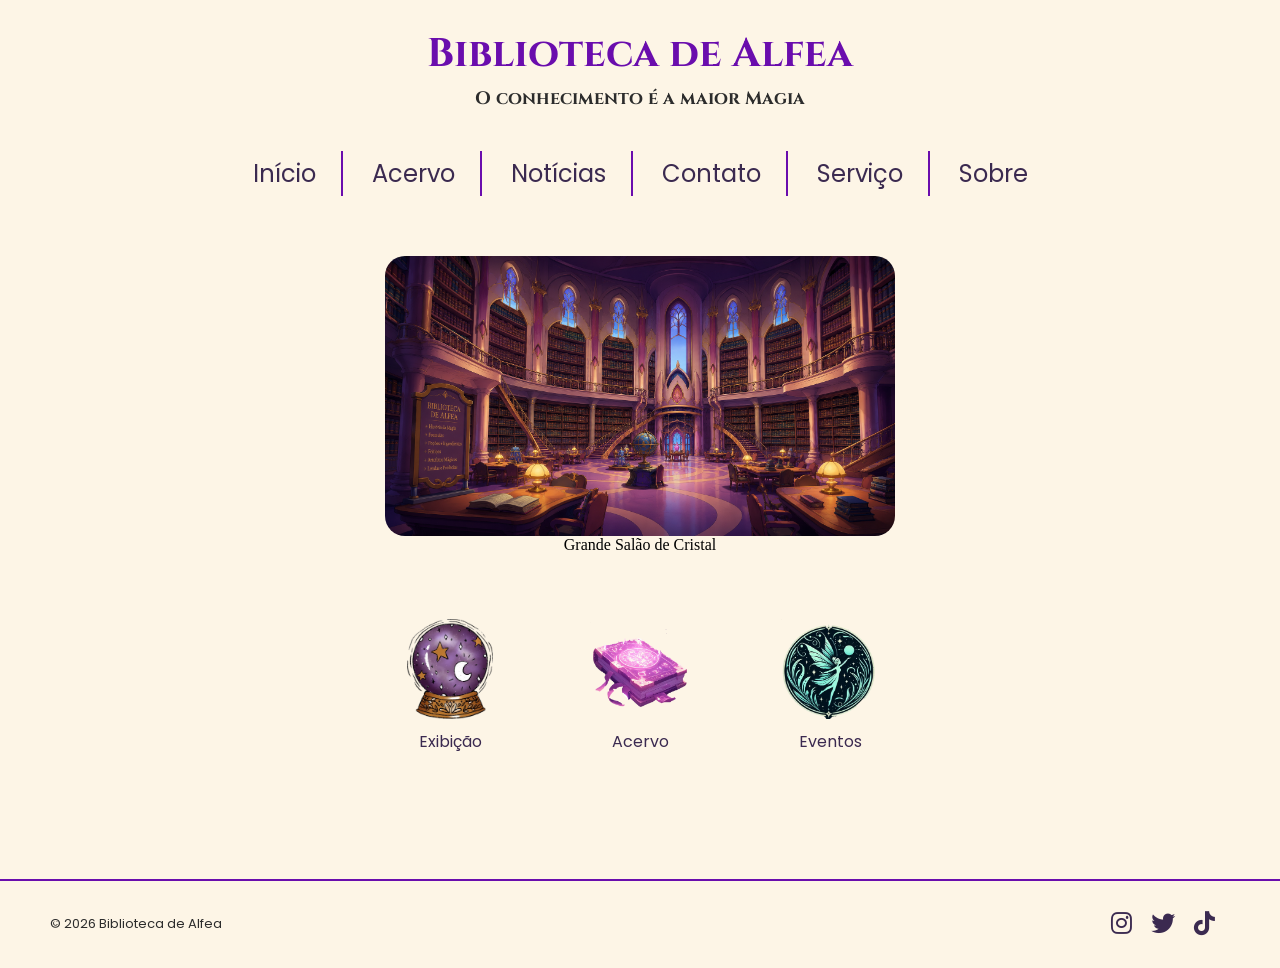
<file: index.html>
﻿<!DOCTYPE html>

<html lang="pt-BR">

<head>
    
  <meta charset="UTF-8">

        <title>Página Principal</title>
     

    <link rel="stylesheet" href="https://cdnjs.cloudflare.com/ajax/libs/font-awesome/6.4.0/css/all.min.css">
    <link rel="preconnect" href="https://fonts.googleapis.com">
    <link rel="preconnect" href="https://fonts.gstatic.com" crossorigin>
    <link href="https://fonts.googleapis.com/css2?family=Cinzel:wght@400;700&family=Poppins:wght@400;500&display=swap" rel="stylesheet">
    
    <link href="index.css" type="text/css" rel="stylesheet">
   
    </head>

    <body>
        <h1>Biblioteca de Alfea</h1>
        <h2>O conhecimento é a maior Magia</h2>
        
        <div id="nav">
        <ul> 
            <li><a href="index.html">Início</a></li> 
            <li><a href="acervo.html">Acervo</a></li> 
            <li><a href="noticias-e-eventos.html">Notícias</a></li> 
            <li><a href="contato.html">Contato</a></li> 
            <li><a href="servico.html">Serviço</a></li>
            <li><a href="sobre-a-biblioteca.html">Sobre</a></li>
            </ul> 
         </div>
        

        <figure> 			
            <img src="biblioteca-de-alfea.png" alt="Imagem da biblioteca" width="510" height="280" /> 			
<figcaption>Grande Salão de Cristal</figcaption>	 		
        </figure>


         <ul id="menu-imagens"> 
    <li>
        <a href="exibicao.html">
            <img src="exibicao.png" alt="Exibição">
            <span>Exibição</span>
        </a>
    </li> 
    <li>
         <a href="acervo.html">
            <img src="acervo.png" alt="Acervo">
            <span>Acervo</span>
        </a>
    </li> 
    <li>
        <a href="noticias-e-eventos.html">
            <img src="evento.png" alt="Eventos">
            <span>Eventos</span>
        </a>
    </li> 
</ul>
        


    <footer>
    <div class="rodape-texto">
  
        
        <p>© 2026 Biblioteca de Alfea</p>
    </div>
    
    <div id="redes-sociais">
        <a href="#" title="Instagram"><i class="fa-brands fa-instagram"></i></a>
        <a href="#" title="Twitter"><i class="fa-brands fa-twitter"></i></a>
        <a href="#" title="TikTok"><i class="fa-brands fa-tiktok"></i></a>
    </div>
</footer>

   
     
    





   </body>
</html>
</file>
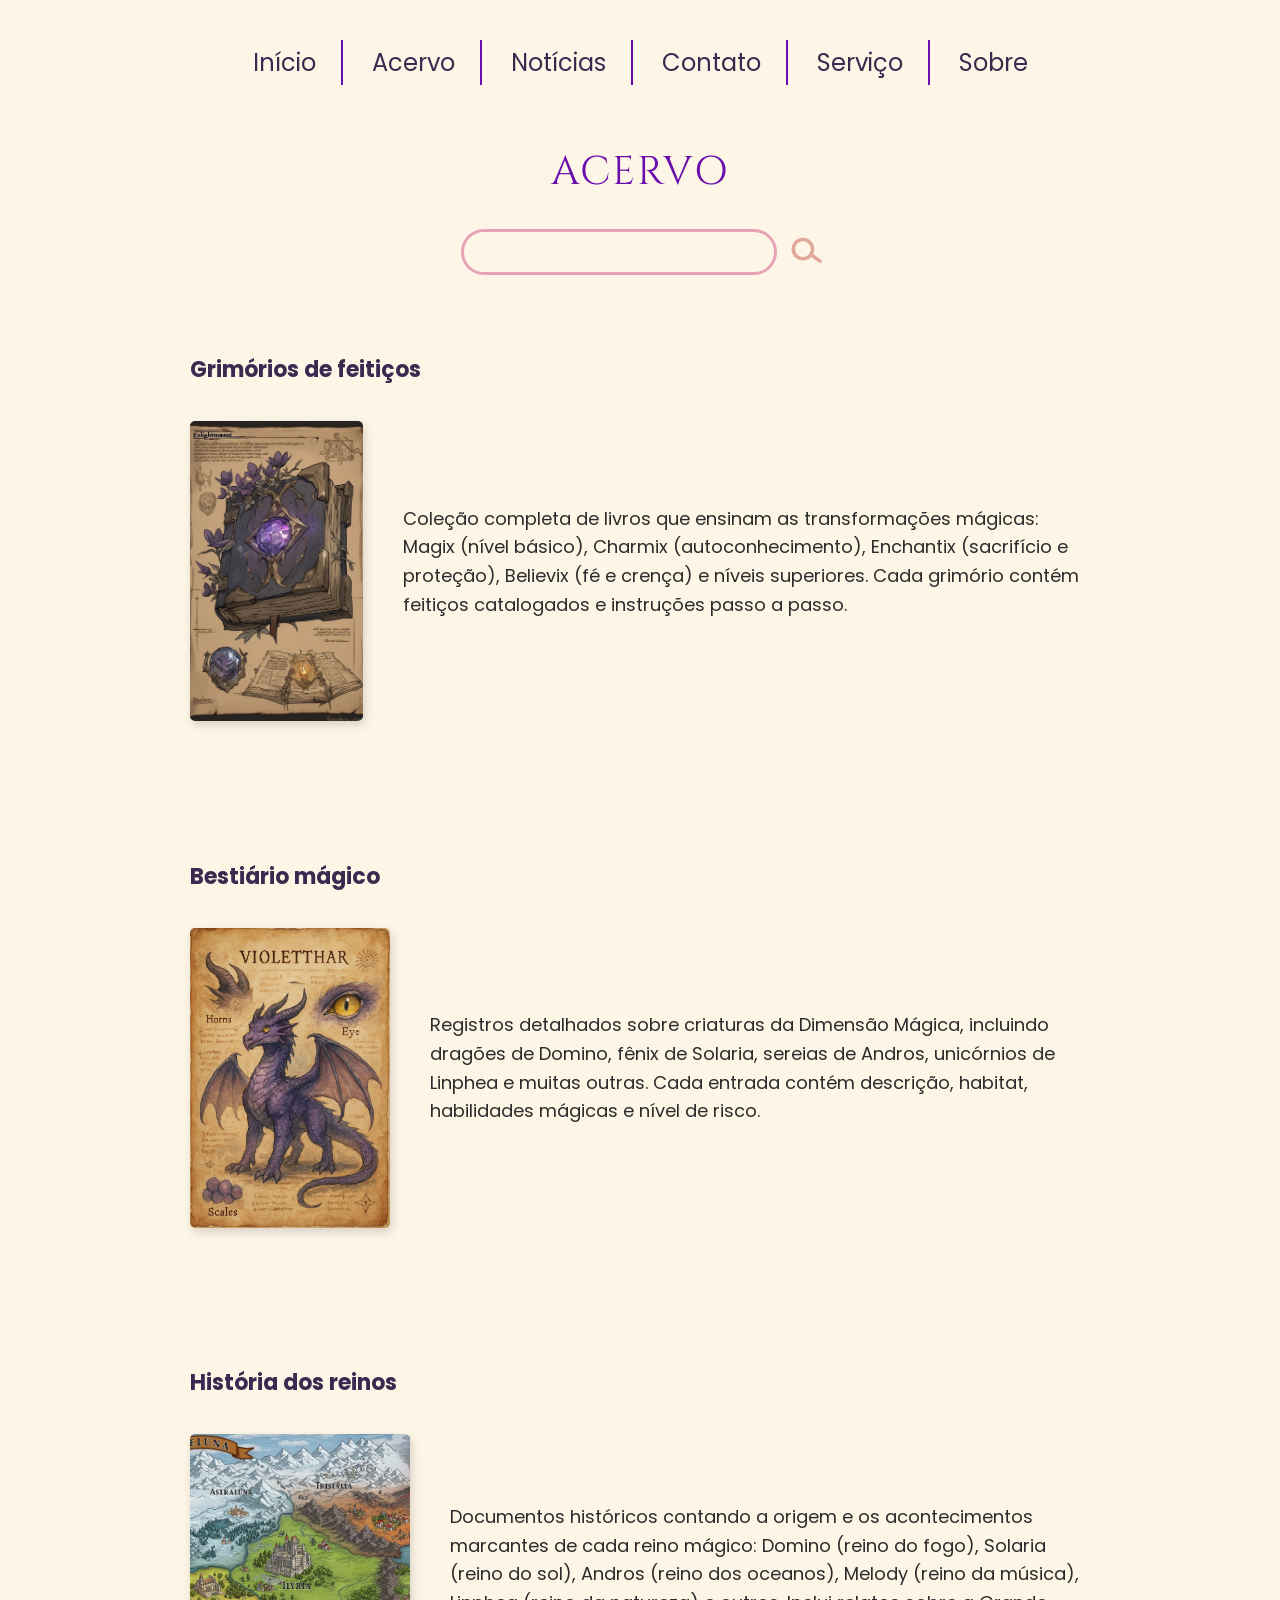
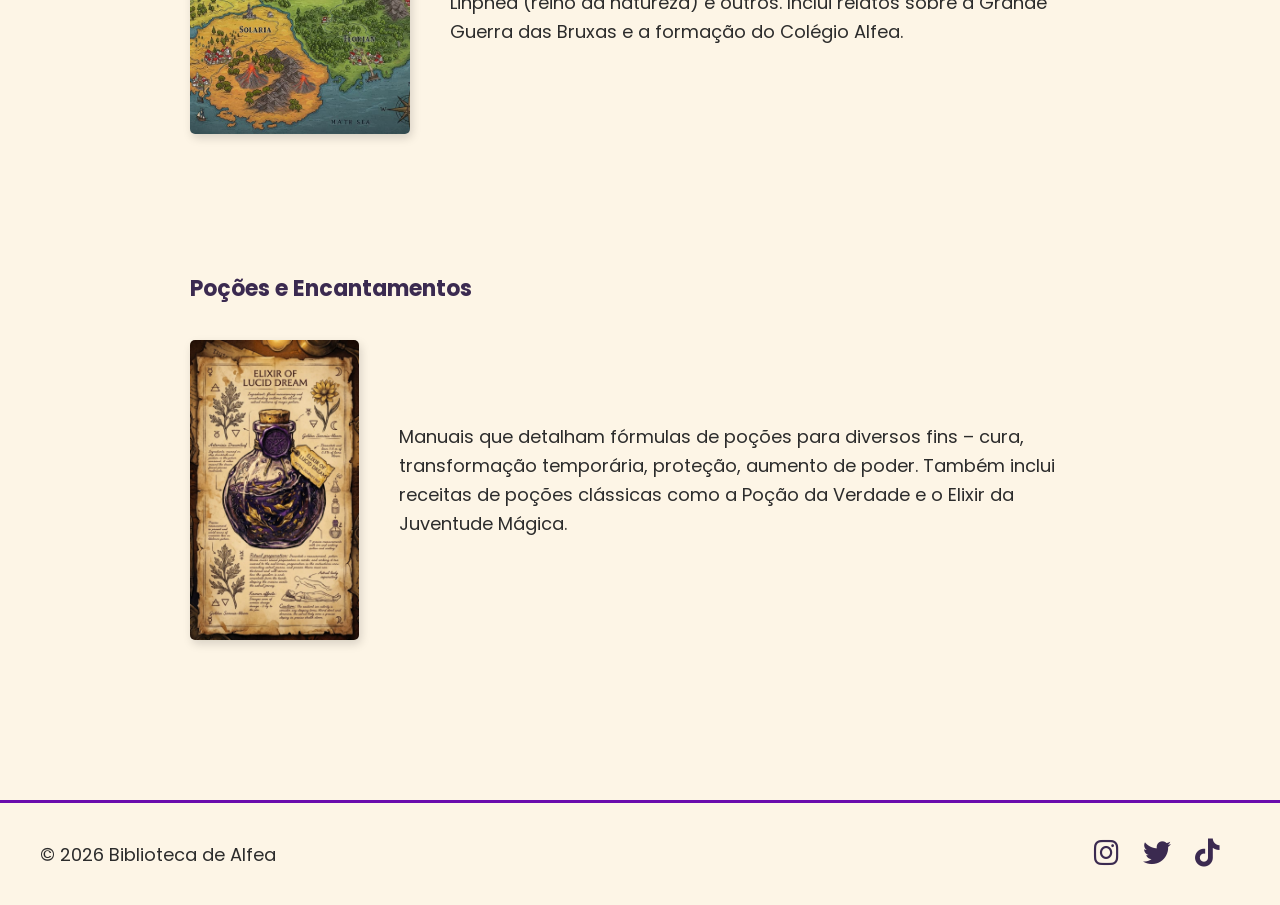
<file: acervo.html>
﻿<!DOCTYPE html>
<html lang="pt-BR">

<head>
    
  <meta charset="UTF-8">


       <link rel="stylesheet" href="https://cdnjs.cloudflare.com/ajax/libs/font-awesome/6.4.0/css/all.min.css">
       <link rel="preconnect" href="https://fonts.googleapis.com">
       <link rel="preconnect" href="https://fonts.gstatic.com" crossorigin>
       <link href="https://fonts.googleapis.com/css2?family=Cinzel:wght@400;700&family=Poppins:wght@400;500&display=swap" rel="stylesheet">
        
        <title>Acervo</title>
        <link href="acervo.css" type="text/css" rel="stylesheet">
    </head>
    <body>

         
          <div id="nav">
        <ul> 
            <li><a href="index.html">Início</a></li> 
            <li><a href="acervo.html">Acervo</a></li> 
            <li><a href="noticias-e-eventos.html">Notícias</a></li> 
            <li><a href="contato.html">Contato</a></li> 
            <li><a href="servico.html">Serviço</a></li>
            <li><a href="sobre-a-biblioteca.html">Sobre</a></li>
            </ul> 
         </div>

        <h1>Acervo</h1>
       

          <div class="busca-container">
            <input type="text" class="barra-busca" aria-label="Pesquisar no acervo">
            <i class="fa-solid fa-magnifying-glass icone-busca"></i>
         </div>
        
        
        <main class="grade-acervo">
  
          
            
          <div class="item-livro">
                
          <h2>Grimórios de feitiços</h2>
 
          <div class="conteudo-lado">
                
          <img src="grimorios.jpg" alt="Grimórios">
                                    
          <p>Coleção completa de livros que ensinam as transformações mágicas: Magix (nível básico), Charmix (autoconhecimento), Enchantix (sacrifício e proteção), Believix (fé e crença) e níveis superiores. Cada grimório contém feitiços catalogados e instruções passo a passo.</p>
                
          </div>
            
            </div>            
                       

            <div class="item-livro">
                
              <h2>Bestiário mágico</h2>
 
              <div class="conteudo-lado">
               
              <img src="bestiario.jpg" alt="Bestiário Mágico">
                                   
              <p>Registros detalhados sobre criaturas da Dimensão Mágica, incluindo dragões de Domino, fênix de Solaria, sereias de Andros, unicórnios de Linphea e muitas outras. Cada entrada contém descrição, habitat, habilidades mágicas e nível de risco.</p>
                
              </div>
            
              </div>
 
            <div class="item-livro">
                
              <h2>História dos reinos</h2>

               <div class="conteudo-lado">
                  
              <img src="reinos.jpg" alt="História dos Reinos">
                                    
              <p>Documentos históricos contando a origem e os acontecimentos marcantes de cada reino mágico: Domino (reino do fogo), Solaria (reino do sol), Andros (reino dos oceanos), Melody (reino da música), Linphea (reino da natureza) e outros. Inclui relatos sobre a Grande Guerra das Bruxas e a formação do Colégio Alfea.</p>
                
              </div>
            
              </div>


           <div class="item-livro">
                
             <h2>Poções e Encantamentos</h2>
     
             <div class="conteudo-lado">
            
             <img src="encantamento.jpg" alt="Poções e Encantamentos">
                                   
             <p>Manuais que detalham fórmulas de poções para diversos fins – cura, transformação temporária, proteção, aumento de poder. Também inclui receitas de poções clássicas como a Poção da Verdade e o Elixir da Juventude Mágica.</p>
                
             </div>
            
             </div>

        
             </main>
   
      


 
 <footer>
    <div class="rodape-texto">
  
        
        <p>© 2026 Biblioteca de Alfea</p>
    </div>
    
    <div id="redes-sociais">
        <a href="#" title="Instagram"><i class="fa-brands fa-instagram"></i></a>
        <a href="#" title="Twitter"><i class="fa-brands fa-twitter"></i></a>
        <a href="#" title="TikTok"><i class="fa-brands fa-tiktok"></i></a>
    </div>
</footer>
     





   </body>
</html>
</file>
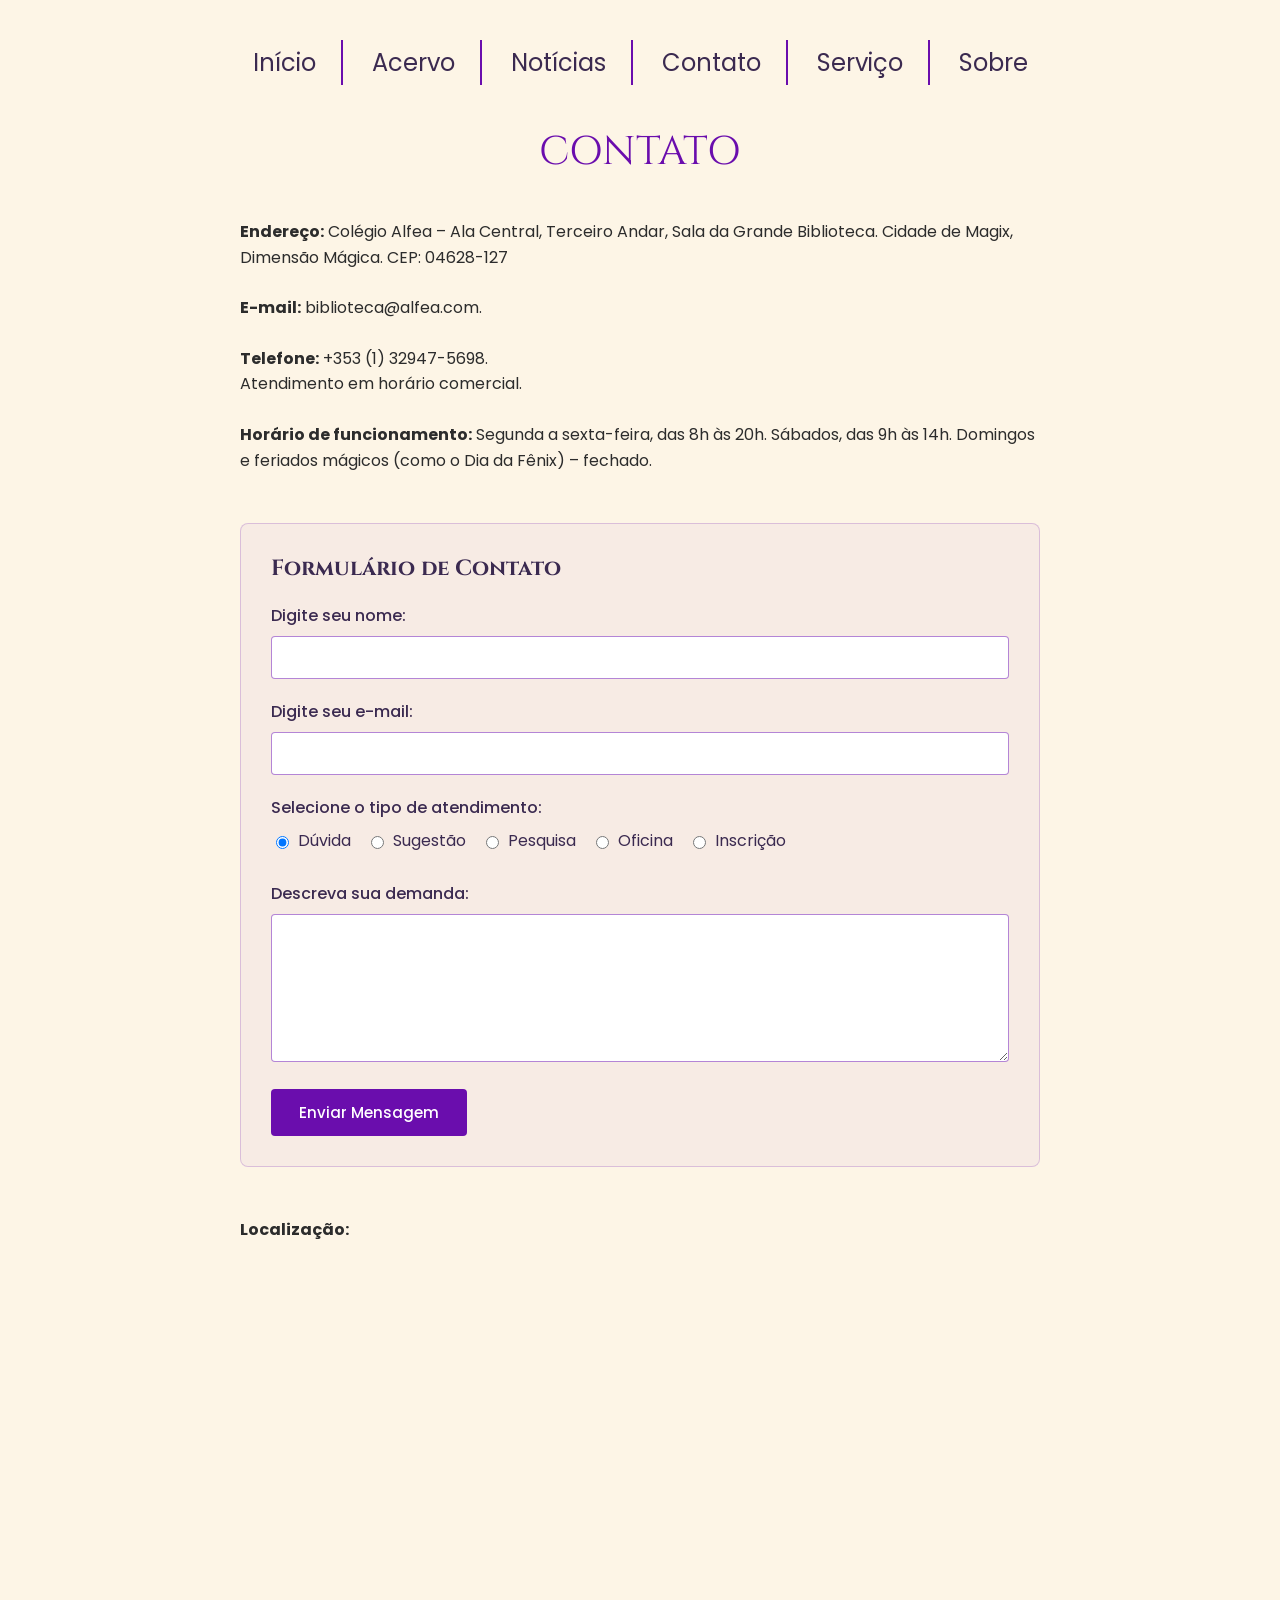
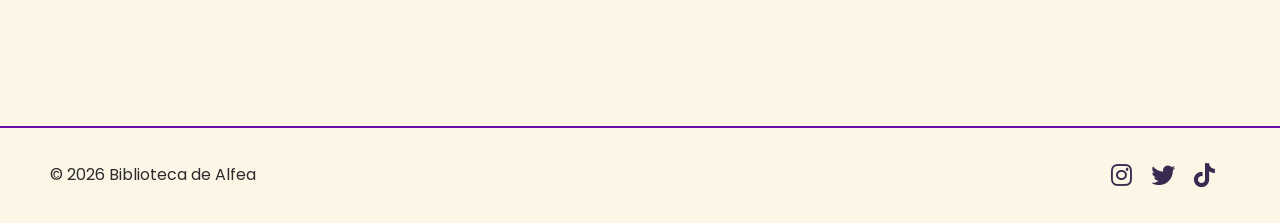
<file: contato.html>
﻿<!DOCTYPE html>
<html lang="pt-BR">

<head>
    
  <meta charset="UTF-8">
        <title>Contato</title>
    
    <link rel="stylesheet" href="https://cdnjs.cloudflare.com/ajax/libs/font-awesome/6.4.0/css/all.min.css">
    <link rel="preconnect" href="https://fonts.googleapis.com">
    <link rel="preconnect" href="https://fonts.gstatic.com" crossorigin>
    <link href="https://fonts.googleapis.com/css2?family=Cinzel:wght@400;700&family=Poppins:wght@400;500&display=swap" rel="stylesheet">
    
        <link href="contato.css" type="text/css" rel="stylesheet">
    </head>
    <body>

          <div id="nav">
        <ul> 
            <li><a href="index.html">Início</a></li> 
            <li><a href="acervo.html">Acervo</a></li> 
            <li><a href="noticias-e-eventos.html">Notícias</a></li> 
            <li><a href="contato.html">Contato</a></li> 
            <li><a href="servico.html">Serviço</a></li>
            <li><a href="sobre-a-biblioteca.html">Sobre</a></li>
            </ul> 
         </div>
        

        <div class="container">
        <h1>Contato</h1>
     

           <div class="bloco-texto">
            
               <p><strong>Endereço:</strong> Colégio Alfea – Ala Central, Terceiro Andar, Sala da Grande Biblioteca. Cidade de Magix, Dimensão Mágica. CEP: 04628-127</p>
            
            
               <p><strong>E-mail:</strong> biblioteca@alfea.com.<br>
</p>
            
            
               <p><strong>Telefone:</strong> +353 (1) 32947-5698.<br>
            
               Atendimento em horário comercial.</p>
            
            
               <p><strong>Horário de funcionamento:</strong> Segunda a sexta-feira, das 8h às 20h. Sábados, das 9h às 14h. Domingos e feriados mágicos (como o Dia da Fênix) – fechado.</p>
        
           </div>

        
    
          <div class="form-container">
            
          <h2>Formulário de Contato</h2>
            
          <form action="exemplo.php" method="POST">
	
        <div class="form-group">
                    
           <label for="nome">Digite seu nome:</label>
                    
           <input type="text" id="nome" name="nomedousuario" required />
                
          </div>		
			
          
         <div class="form-group">
                    
            <label for="email">Digite seu e-mail:</label>
                    
            <input type="email" id="email" name="email" required />
                
           </div>

          <div class="form-group">
                    
            <label>Selecione o tipo de atendimento:</label>
                    
            <div class="radio-group">
                        
            <label><input type="radio" name="solicitação" value="Dúvida" checked/> Dúvida</label>
                        
            <label><input type="radio" name="solicitação" value="Sugestão"/> Sugestão</label>
                        
            <label><input type="radio" name="solicitação" value="Solicitação de pesquisa"/> Pesquisa</label>
                        
            <label><input type="radio" name="solicitação" value="Reserva de Oficina"/> Oficina</label>
                        
            <label><input type="radio" name="solicitação" value="Inscrição"/> Inscrição</label>
                    
              </div>
                
            </div>
       
           
         <div class="form-group">
                    
            <label for="mensagem">Descreva sua demanda:</label>
                    
            <textarea id="mensagem" name="mensagem" rows="6" required></textarea>
                
          </div>

                

           <button type="submit" class="btn-enviar">Enviar Mensagem</button>
            
              </form>
        
           </div>
  
  <div class="localizacao">
            
     <p><strong>Localização:</strong></p>
     <iframe src="https://www.google.com/maps/embed?pb=!1m18!1m12!1m3!1d4764.041349505829!2d-6.267428399999999!3d53.342886099999994!2m3!1f0!2f0!3f0!3m2!1i1024!2i768!4f13.1!3m3!1m2!1s0x48670e873566ff89%3A0x50fcdf6c0e15686!2sCastelo%20de%20Dublin!5e0!3m2!1spt-BR!2sbr!4v1780690074912!5m2!1spt-BR!2sbr" 
     width="400" height="250" style="border:0;" allowfullscreen="" loading="lazy" referrerpolicy="no-referrer-when-downgrade"></iframe>
   </div>
    
</div>






<footer>
    <div class="rodape-texto">
  
        
        <p>© 2026 Biblioteca de Alfea</p>
    </div>
    
    <div id="redes-sociais">
        <a href="#" title="Instagram"><i class="fa-brands fa-instagram"></i></a>
        <a href="#" title="Twitter"><i class="fa-brands fa-twitter"></i></a>
        <a href="#" title="TikTok"><i class="fa-brands fa-tiktok"></i></a>
    </div>
</footer>
     
    
      <script>
            
        const formulario = document.querySelector('form');

        
 
       formulario.addEventListener('submit', function() {
 
         event.preventDefault();           
          alert('✨ Sua solicitação foi enviada com sucesso para a Biblioteca de Alfea! Em breve entraremos em contato.');
 
           
  formulario.reset();        
     });

   
       </script>



   </body>
</html>
</file>
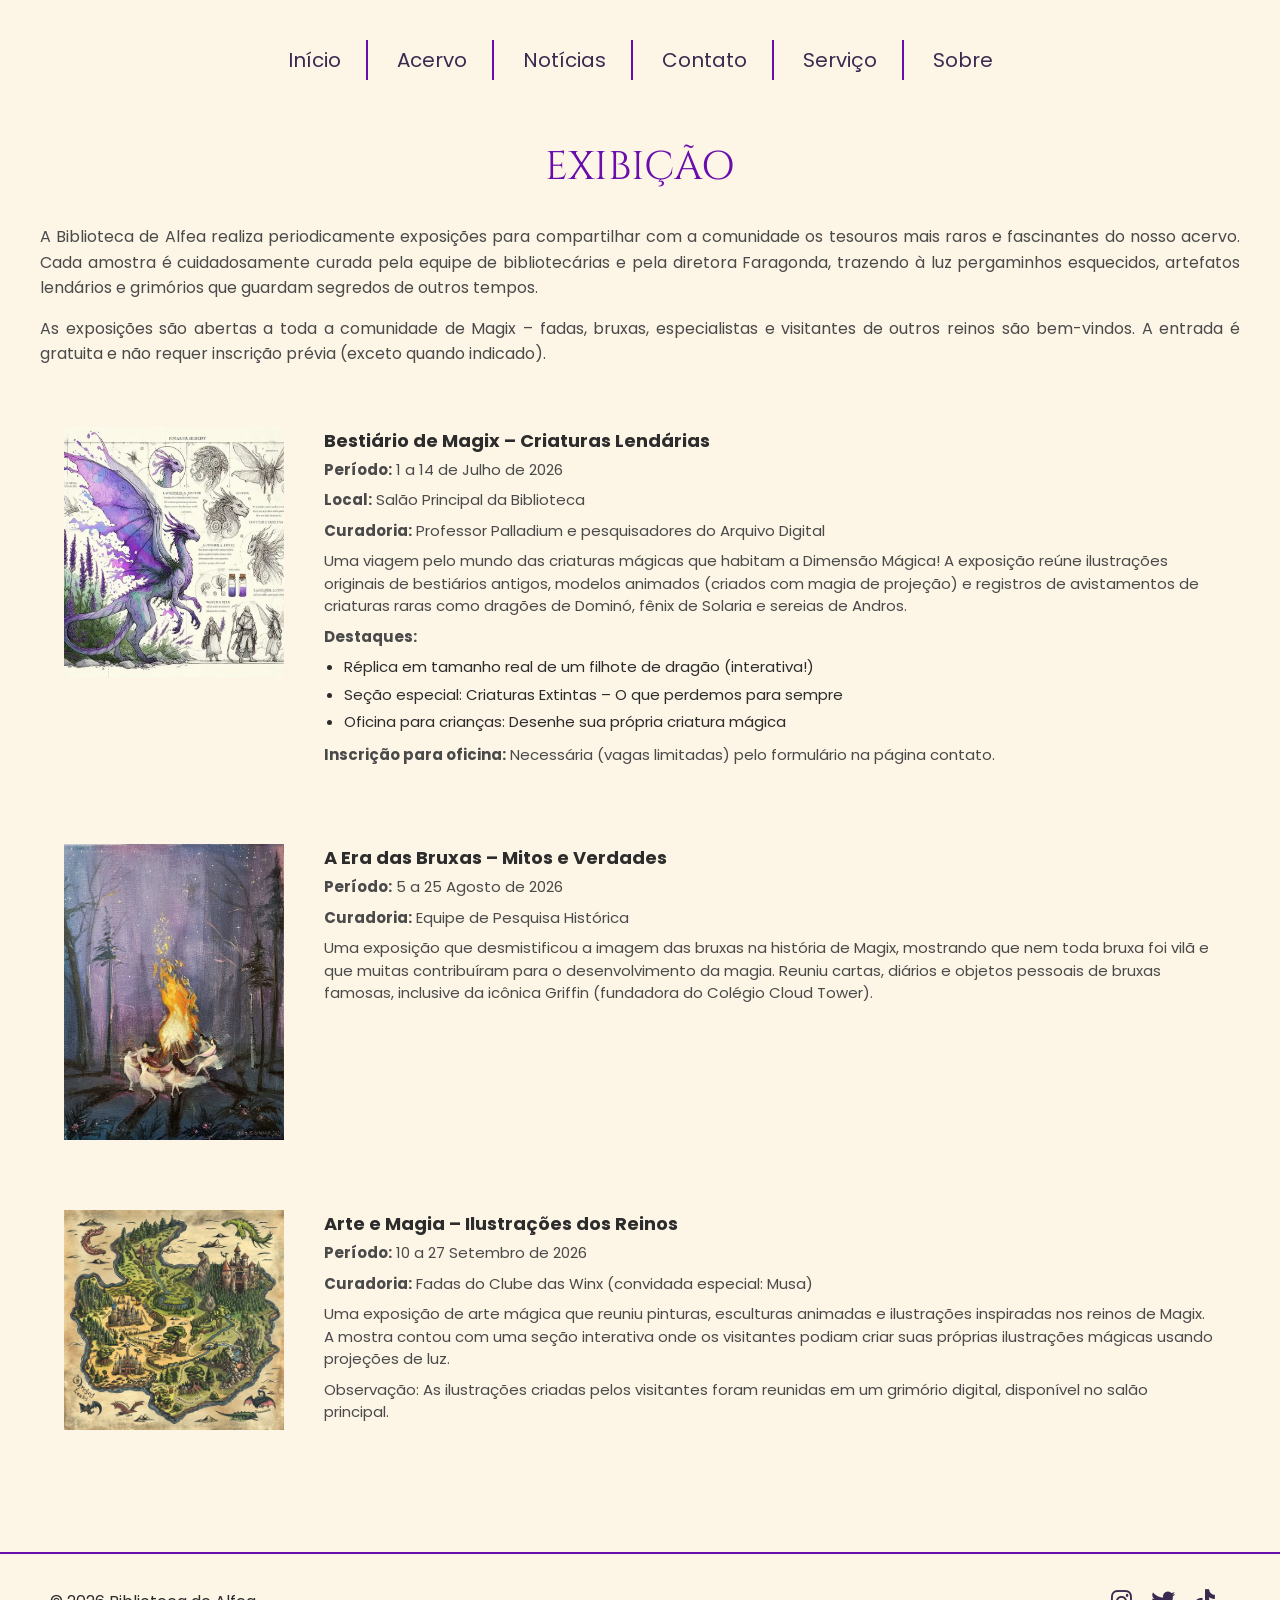
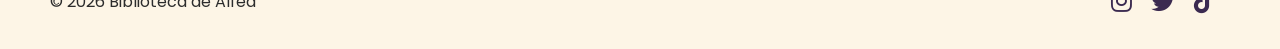
<file: exibicao.html>
﻿<!DOCTYPE html>

<html lang="pt-BR">

<head>
    
  <meta charset="UTF-8">
        <title>Exibição</title>

    <link rel="stylesheet" href="https://cdnjs.cloudflare.com/ajax/libs/font-awesome/6.4.0/css/all.min.css">
    <link rel="preconnect" href="https://fonts.googleapis.com">
    <link rel="preconnect" href="https://fonts.gstatic.com" crossorigin>
    <link href="https://fonts.googleapis.com/css2?family=Cinzel:wght@400;700&family=Poppins:wght@400;500&display=swap" rel="stylesheet">
    
    <link href="exibicao.css" type="text/css" rel="stylesheet">
</head>

 <body>

      <div id="nav">
        <ul> 
            <li><a href="index.html">Início</a></li> 
            <li><a href="acervo.html">Acervo</a></li> 
            <li><a href="noticias-e-eventos.html">Notícias</a></li> 
            <li><a href="contato.html">Contato</a></li> 
            <li><a href="servico.html">Serviço</a></li>
            <li><a href="sobre-a-biblioteca.html">Sobre</a></li>
            </ul> 
         </div>
        

            <h1>Exibição</h1>
       <div class="introducao">
         <p> A Biblioteca de Alfea realiza periodicamente exposições para compartilhar com a comunidade os tesouros mais raros e fascinantes do nosso acervo. Cada amostra é cuidadosamente curada pela equipe de bibliotecárias e pela diretora Faragonda, trazendo à luz pergaminhos esquecidos, artefatos lendários e grimórios que guardam segredos de outros tempos.</p>
         <p>As exposições são abertas a toda a comunidade de Magix – fadas, bruxas, especialistas e visitantes de outros reinos são bem-vindos. A entrada é gratuita e não requer inscrição prévia (exceto quando indicado).</p>
       </div>
      
     <main class="container-exibicao">
 
           
            
            <article class="exibicao-item">
                
            <img src="criaturas-lendarias.jpg" alt="criaturas" width="220" height="250" />
                
            
            <div class="texto-exibicao">
                    
            <h2>Bestiário de Magix – Criaturas Lendárias</h2>
 
            <p><strong>Período:</strong> 1 a 14 de Julho de 2026</p> 
            <p><strong>Local:</strong> Salão Principal da Biblioteca</p>
            <p><strong>Curadoria:</strong> Professor Palladium e pesquisadores do Arquivo Digital</p>                
            <p>Uma viagem pelo mundo das criaturas mágicas que habitam a Dimensão Mágica! A exposição reúne ilustrações originais de bestiários antigos, modelos animados (criados com magia de projeção) e registros de avistamentos de criaturas raras como dragões de Dominó, fênix de Solaria e sereias de Andros.</p>
                
            <p><strong>Destaques:</strong></p>
            <ul>
              <li>Réplica em tamanho real de um filhote de dragão (interativa!)</li>
              <li>Seção especial: Criaturas Extintas – O que perdemos para sempre</li>
              <li>Oficina para crianças: Desenhe sua própria criatura mágica</li>
            </ul>
            <p><strong>Inscrição para oficina:</strong> Necessária (vagas limitadas) pelo formulário na página contato.</p>

          </div>
                           
         </article>
 
        <article class="exibicao-item">
                
            <img src="bruxa.jpg" alt="bruxa"  class="imagem-exibicao">
                
            <div class="texto-exibicao">
                    
            <h2>A Era das Bruxas – Mitos e Verdades</h2>
 
            <p><strong>Período:</strong> 5 a 25 Agosto de 2026</p> 
            <p><strong>Curadoria:</strong> Equipe de Pesquisa Histórica</p>                
            <p>Uma exposição que desmistificou a imagem das bruxas na história de Magix, mostrando que nem toda bruxa foi vilã e que muitas contribuíram para o desenvolvimento da magia. Reuniu cartas, diários e objetos pessoais de bruxas famosas, inclusive da icônica Griffin (fundadora do Colégio Cloud Tower).</p>
                           
    
          </div>
                           
         </article>
       

         <article class="exibicao-item">
                
            <img src="ilustracao-dos-reinos.jpg" alt="ilustração"  class="imagem-exibicao">
                
            <div class="texto-exibicao">
                    
            <h2>Arte e Magia – Ilustrações dos Reinos</h2>
 
            <p><strong>Período:</strong> 10 a 27 Setembro de 2026</p> 
            <p><strong>Curadoria:</strong> Fadas do Clube das Winx (convidada especial: Musa)</p>                
            <p>Uma exposição de arte mágica que reuniu pinturas, esculturas animadas e ilustrações inspiradas nos reinos de Magix. A mostra contou com uma seção interativa onde os visitantes podiam criar suas próprias ilustrações mágicas usando projeções de luz.</p>
            <p>Observação: As ilustrações criadas pelos visitantes foram reunidas em um grimório digital, disponível no salão principal.</p>


          </div>
                           
         </article>
        </main>






<footer>
    <div class="rodape-texto">
  
        
        <p>© 2026 Biblioteca de Alfea</p>
    </div>
    
    <div id="redes-sociais">
        <a href="#" title="Instagram"><i class="fa-brands fa-instagram"></i></a>
        <a href="#" title="Twitter"><i class="fa-brands fa-twitter"></i></a>
        <a href="#" title="TikTok"><i class="fa-brands fa-tiktok"></i></a>
    </div>
</footer>

    





   </body>
</html>
</file>
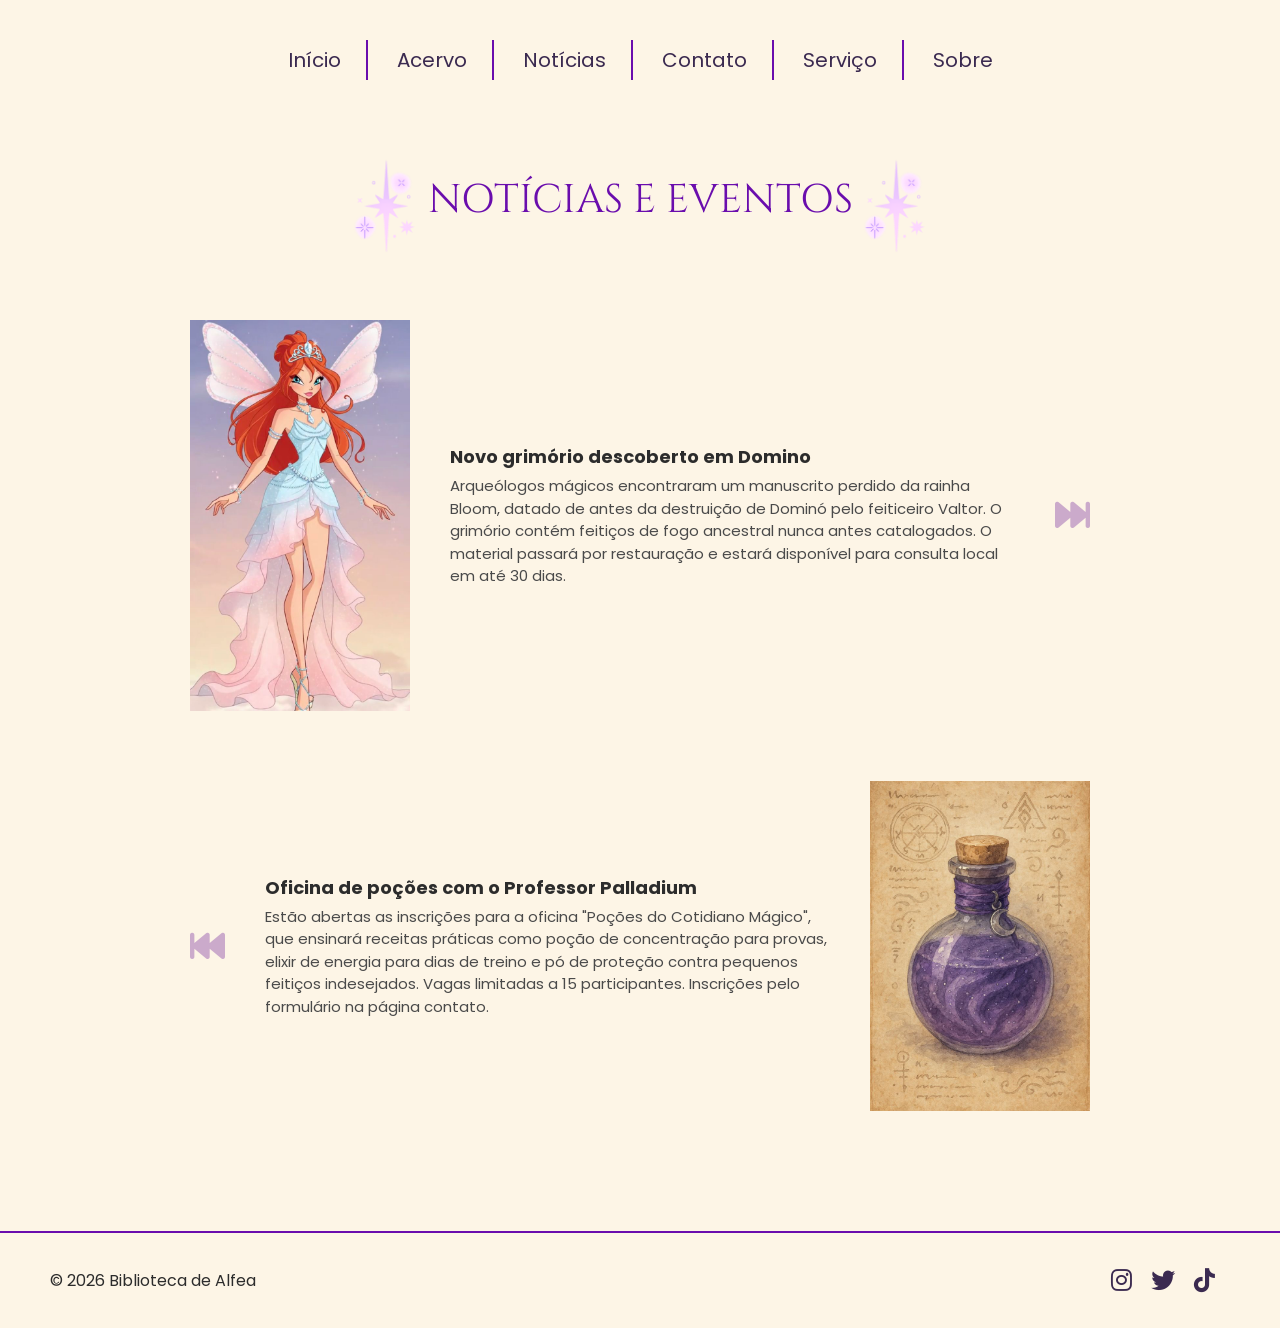
<file: noticias-e-eventos.html>
﻿<!DOCTYPE html>
<html lang="pt-BR">

<head>
    
  <meta charset="UTF-8">

       <link rel="stylesheet" href="https://cdnjs.cloudflare.com/ajax/libs/font-awesome/6.4.0/css/all.min.css">
       <link rel="preconnect" href="https://fonts.googleapis.com">
       <link rel="preconnect" href="https://fonts.gstatic.com" crossorigin>
       <link href="https://fonts.googleapis.com/css2?family=Cinzel:wght@400;700&family=Poppins:wght@400;500&display=swap" rel="stylesheet">

        <title>Notícias e eventos</title>

        <link href="noticias-e-eventos.css" type="text/css" rel="stylesheet">
    </head>
    <body>

       <div id="nav">
        <ul> 
            <li><a href="index.html">Início</a></li> 
            <li><a href="acervo.html">Acervo</a></li> 
            <li><a href="noticias-e-eventos.html">Notícias</a></li> 
            <li><a href="contato.html">Contato</a></li> 
            <li><a href="servico.html">Serviço</a></li>
            <li><a href="sobre-a-biblioteca.html">Sobre</a></li>
            </ul> 
         </div>

        <header class="titulo-principal">
         <img src="star.png" alt=""estrela esquerda" class="decoracao-img">
    
         <h1>Notícias e Eventos</h1>
    
        <img src="star.png" alt="estrela direita" class="decoracao-img">
       </header>

       			
         <main class="container-noticias">
            
            
            <article class="noticia-item">
                
            <img src="bloom.jpg" alt="Rainha Bloom" class="imagem-noticia">
                
            <div class="texto-noticia">
                    
            <h2>Novo grimório descoberto em Domino</h2>
                    
            <p>Arqueólogos mágicos encontraram um manuscrito perdido da rainha Bloom, datado de antes da destruição de Dominó pelo feiticeiro Valtor. O grimório contém feitiços de fogo ancestral nunca antes catalogados. O material passará por restauração e estará disponível para consulta local em até 30 dias.</p>
                
            </div>
                
            <i class="fa-solid fa-forward-fast icone-seta"></i>
            
         </article>

      <article class="noticia-item reverso">
                
         <i class="fa-solid fa-backward-fast icone-seta"></i>
                
         <div class="texto-noticia">
                    
         <h2>Oficina de poções com o Professor Palladium</h2>
                    
         <p>Estão abertas as inscrições para a oficina "Poções do Cotidiano Mágico", que ensinará receitas práticas como poção de concentração para provas, elixir de energia para dias de treino e pó de proteção contra pequenos feitiços indesejados. Vagas limitadas a 15 participantes. Inscrições pelo formulário na página contato.</p>
                
      </div>
                
         <img src="oficina-de-pocao.jpg" alt="Poção Mágica" class="imagem-noticia">
            
         </article>     
       </main>







 <footer>
    <div class="rodape-texto">
  
        
        <p>© 2026 Biblioteca de Alfea</p>
    </div>
    
    <div id="redes-sociais">
        <a href="#" title="Instagram"><i class="fa-brands fa-instagram"></i></a>
        <a href="#" title="Twitter"><i class="fa-brands fa-twitter"></i></a>
        <a href="#" title="TikTok"><i class="fa-brands fa-tiktok"></i></a>
    </div>
</footer>

    





   </body>
</html>
</file>
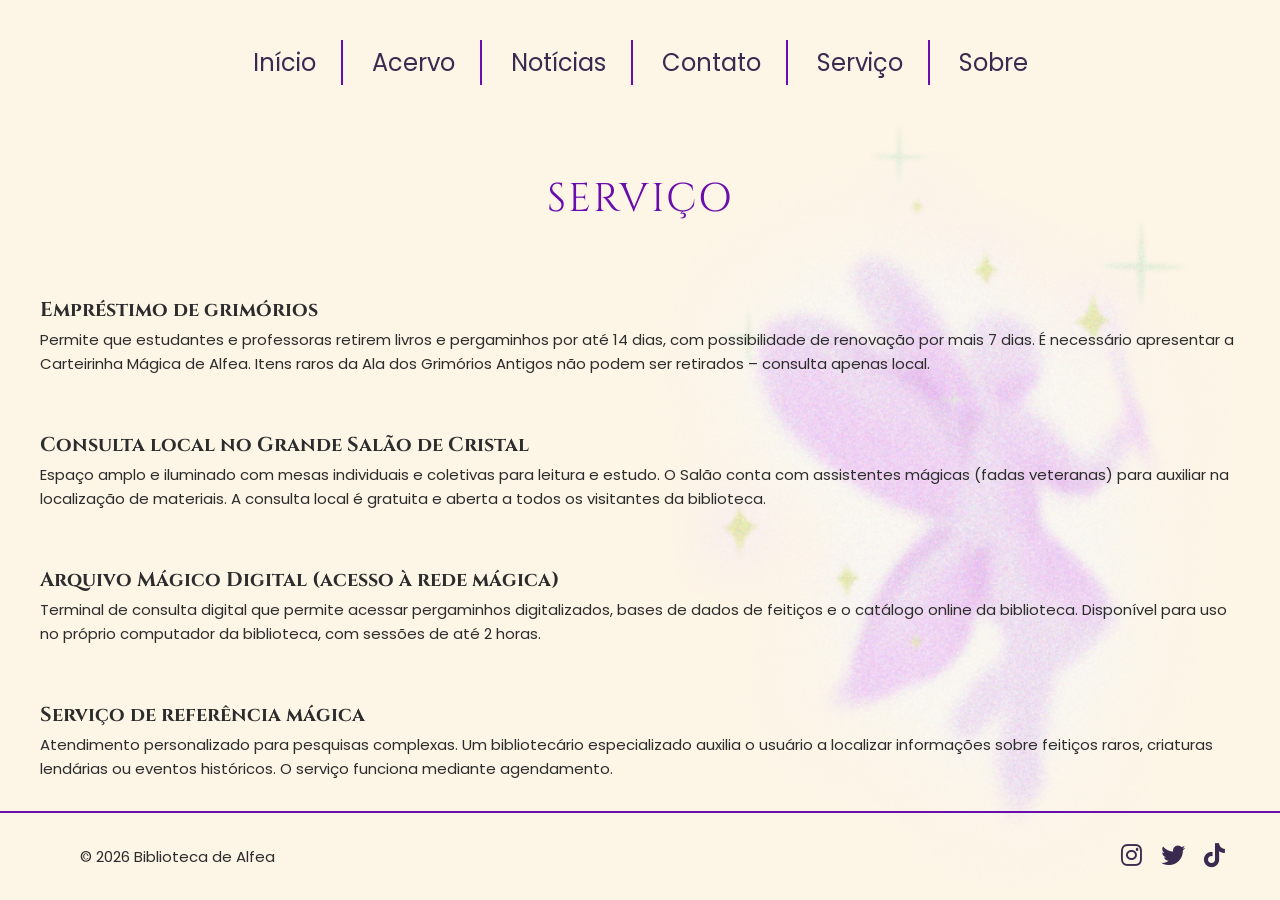
<file: servico.html>
﻿<!DOCTYPE html>
<html lang="pt-BR">

<head>
    
  <meta charset="UTF-8">

        <title>Serviço</title>


    <link rel="stylesheet" href="https://cdnjs.cloudflare.com/ajax/libs/font-awesome/6.4.0/css/all.min.css">
    <link rel="preconnect" href="https://fonts.googleapis.com">
    <link rel="preconnect" href="https://fonts.gstatic.com" crossorigin>
    <link href="https://fonts.googleapis.com/css2?family=Cinzel:wght@400;700&family=Poppins:wght@400;500&display=swap" rel="stylesheet">
    
         

        <link href="servico.css" type="text/css" rel="stylesheet">  
    </head>

     <body>
        
        <div id="nav">
        <ul> 
            <li><a href="index.html">Início</a></li> 
            <li><a href="acervo.html">Acervo</a></li> 
            <li><a href="noticias-e-eventos.html">Notícias</a></li> 
            <li><a href="contato.html">Contato</a></li> 
            <li><a href="servico.html">Serviço</a></li>
            <li><a href="sobre-a-biblioteca.html">Sobre</a></li>
            </ul> 
         </div>
        

        <h1>Serviço</h1>

  

     <h2><strong>Empréstimo de grimórios</strong></h2>
    
     <p>Permite que estudantes e professoras retirem livros e pergaminhos por até 14 dias, com possibilidade de renovação por mais 7 dias. É necessário apresentar a Carteirinha Mágica de Alfea. Itens raros da Ala dos Grimórios Antigos não podem ser retirados – consulta apenas local.</p>

    
    
    <h2><strong>Consulta local no Grande Salão de Cristal</strong></h2>
    
    <p>Espaço amplo e iluminado com mesas individuais e coletivas para leitura e estudo. O Salão conta com assistentes mágicas (fadas veteranas) para auxiliar na localização de materiais. A consulta local é gratuita e aberta a todos os visitantes da biblioteca.</p>

    
    
    <h2><strong>Arquivo Mágico Digital (acesso à rede mágica)</strong></h2>
    
    <p>Terminal de consulta digital que permite acessar pergaminhos digitalizados, bases de dados de feitiços e o catálogo online da biblioteca. Disponível para uso no próprio computador da biblioteca, com sessões de até 2 horas.</p>

    

    <h2><strong>Serviço de referência mágica</strong></h2>
    
    <p>Atendimento personalizado para pesquisas complexas. Um bibliotecário especializado auxilia o usuário a localizar informações sobre feitiços raros, criaturas lendárias ou eventos históricos. O serviço funciona mediante agendamento.</p>
 

 <footer>
    <div class="rodape-texto">
  
        
        <p>© 2026 Biblioteca de Alfea</p>
    </div>
    
    <div id="redes-sociais">
        <a href="#" title="Instagram"><i class="fa-brands fa-instagram"></i></a>
        <a href="#" title="Twitter"><i class="fa-brands fa-twitter"></i></a>
        <a href="#" title="TikTok"><i class="fa-brands fa-tiktok"></i></a>
    </div>
</footer>


  </body>
</html>
</file>
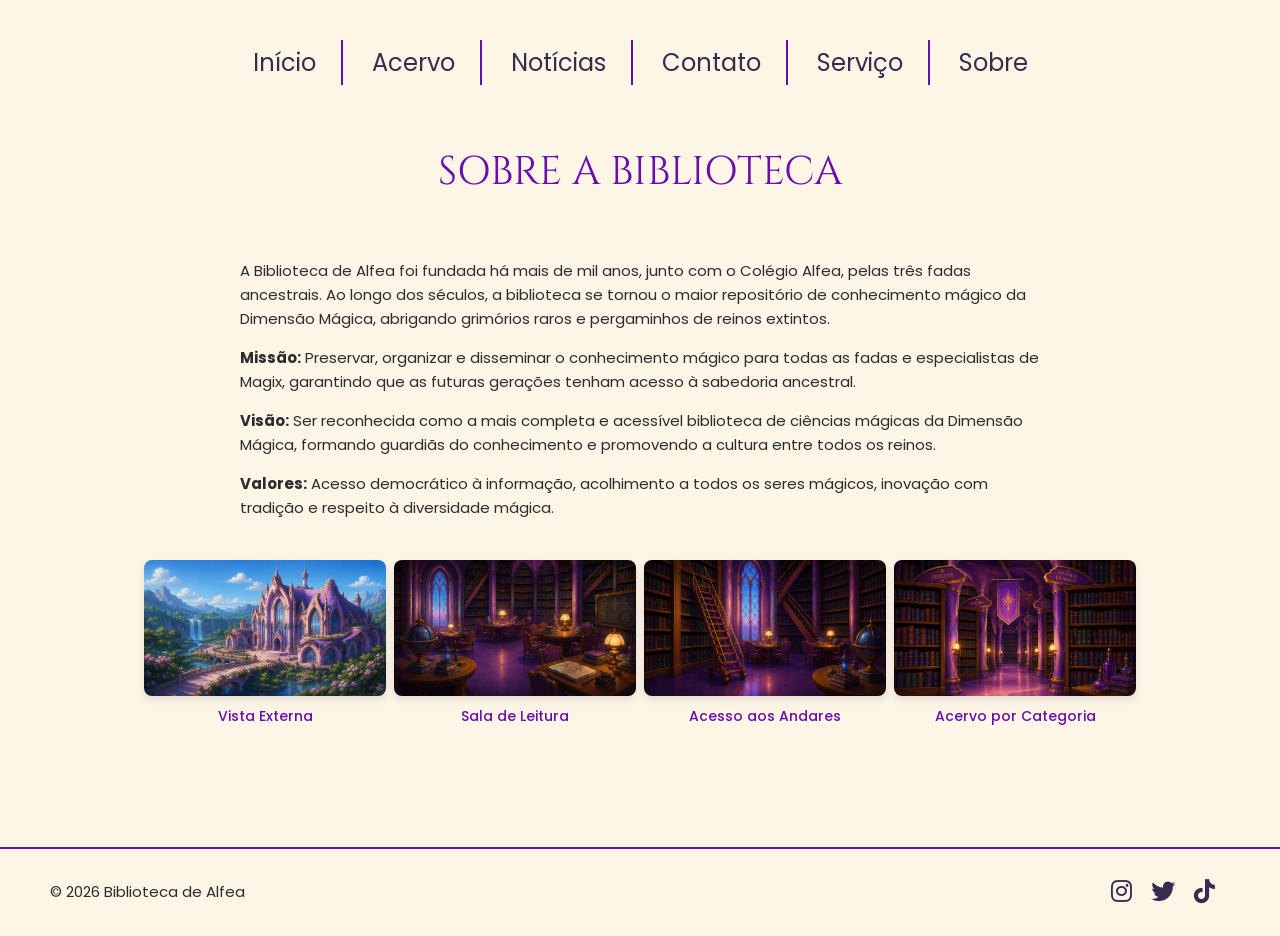
<file: sobre-a-biblioteca.html>
﻿<!DOCTYPE html>
<html lang="pt-BR">

<head>
    
  <meta charset="UTF-8">

        <title>Sobre a biblioteca</title>
        
    <link rel="stylesheet" href="https://cdnjs.cloudflare.com/ajax/libs/font-awesome/6.4.0/css/all.min.css">
    <link rel="preconnect" href="https://fonts.googleapis.com">
    <link rel="preconnect" href="https://fonts.gstatic.com" crossorigin>
    <link href="https://fonts.googleapis.com/css2?family=Cinzel:wght@400;700&family=Poppins:wght@400;500&display=swap" rel="stylesheet">

        <link href="sobre-a-biblioteca.css" type="text/css" rel="stylesheet">
    </head>
    <body>

          <div id="nav">
        <ul> 
            <li><a href="index.html">Início</a></li> 
            <li><a href="acervo.html">Acervo</a></li> 
            <li><a href="noticias-e-eventos.html">Notícias</a></li> 
            <li><a href="contato.html">Contato</a></li> 
            <li><a href="servico.html">Serviço</a></li>
            <li><a href="sobre-a-biblioteca.html">Sobre</a></li>
            </ul> 
         </div>

        <div class="container">
            
          <h1>Sobre a Biblioteca</h1>
            
          <br>
            
          <p>A Biblioteca de Alfea foi fundada há mais de mil anos, junto com o Colégio Alfea, pelas três fadas ancestrais. Ao longo dos séculos, a biblioteca se tornou o maior repositório de conhecimento mágico da Dimensão Mágica, abrigando grimórios raros e pergaminhos de reinos extintos.</p>

            
          
          <p><strong>Missão:</strong> Preservar, organizar e disseminar o conhecimento mágico para todas as fadas e especialistas de Magix, garantindo que as futuras gerações tenham acesso à sabedoria ancestral.</p>
            
            
          
          <p><strong>Visão:</strong> Ser reconhecida como a mais completa e acessível biblioteca de ciências mágicas da Dimensão Mágica, formando guardiãs do conhecimento e promovendo a cultura entre todos os reinos.</p>
            
            

          <p><strong>Valores:</strong> Acesso democrático à informação, acolhimento a todos os seres mágicos, inovação com tradição e respeito à diversidade mágica.</p>

            
         </div>
          

          
<div class="galeria">             
    <figure>
        <img src="alfea.png" alt="Imagem 1">
        <figcaption>Vista Externa</figcaption>
    </figure>
    
    <figure>
        <img src="area-de-estudo.png" alt="Imagem 2">
        <figcaption>Sala de Leitura</figcaption>
    </figure>
    
    <figure>
        <img src="andares.png" alt="Imagem 4">
        <figcaption>Acesso aos Andares</figcaption>
    </figure>
    
    <figure>
        <img src="acervos.png" alt="Imagem 5">
        <figcaption>Acervo por Categoria</figcaption>
    </figure>
</div>




<footer>
    <div class="rodape-texto">
  
        
        <p>© 2026 Biblioteca de Alfea</p>
    </div>
    
    <div id="redes-sociais">
        <a href="#" title="Instagram"><i class="fa-brands fa-instagram"></i></a>
        <a href="#" title="Twitter"><i class="fa-brands fa-twitter"></i></a>
        <a href="#" title="TikTok"><i class="fa-brands fa-tiktok"></i></a>
    </div>
</footer>
     


    </body>
</html>
</file>
<file: index.css>
body  {
    background-color: #FDF5E6;
    margin: 0;
    padding: 0;
           
}


#nav ul {
    
  list-style-type: none;
    
  padding: 0;
   
    
  text-align: center; 
  margin-top: 40px; 
  margin-bottom: 60px;
}

#nav li {
    
  display: inline-block; 
  font-family: 'Poppins', sans-serif;
    
  font-size: 24px;
}

#nav li:not(:last-child) {
    
  border-right: 2px solid #6A0DAD;
}

#nav li a {
    
 text-decoration: none;   
 color: #3b2a50;   
 padding: 0 20px;
 transition: color 0.3s ease-in-out;

}

#nav li a:hover {
    
 color: #6A0DAD;

}

li {
  display: inline;
  padding: 5px;
  text-align: center; 
}


h1 {
    
  font-family: 'Cinzel', serif; 
  font-size: 40px;
    
  text-align: center; 
    
  color: #6A0DAD;

  margin-bottom: 0px;
}

h2  {
    font-family: Cinzel, serif;
    font-size: 18px;
    text-align: center;
    color: #2c2c2c;
    margin-top: 5px;
}

p{
    font-family: poppins;
    font-size: 13px;
    color: #2c2c2c
}

figure{
text-align: center; 
margin-top: 50px;
overflow: hidden;
}

figure img {
border-radius: 20px;
display: block;      
margin: 0 auto;
}

#menu-imagens {
    
  list-style-type: none; 
  padding: 0;
    
  margin: 60px auto; 
  display: flex; 
  justify-content: center;
  gap: 80px; 

}

#menu-imagens li {
    
text-align: center;

}

#menu-imagens a {
    
text-decoration: none;
    
color: #3b2a50;    
font-family: 'Poppins', sans-serif;
    
font-size: 16px;

}

#menu-imagens img {
    width: 100px; 
    height: 100px; 
    object-fit: contain; 
    display: block; 
    margin: 0 auto 10px auto; 
}


#menu-imagens a:hover {
    
color: #6A0DAD; 
}



footer {
    margin-top: 120px; 
    border-top: 2px solid #6A0DAD;
    padding: 20px 50px; 
    display: flex;
    justify-content: space-between; 
    align-items: center; 
}

.rodape-texto {
    text-align: left;
}


.rodape-texto p {
    margin: 5px 0;
    color: #2c2c2c;
}


#redes-sociais {
    margin: 10px 0; 
}

#redes-sociais a {
    color: #3b2a50; 
    font-size: 24px; 
    margin-right: 15px; 
    transition: color 0.3s ease-in-out;
}


#redes-sociais a:hover {
    color: #6A0DAD; 
}
</file>
<file: acervo.css>
body  { 
    background-color: #FDF5E6;
    margin: 0;
    
    padding: 0;
    font-family: 'Poppins', sans-serif;
  
}
 
#nav ul {
    
  list-style-type: none;
    
  padding: 0;
   
    
  text-align: center; 
  margin-top: 40px; 
  margin-bottom: 60px;
}

#nav li {
    
  display: inline-block; 
  font-family: 'Poppins', sans-serif;
    
  font-size: 24px;
}

#nav li:not(:last-child) {
    
  border-right: 2px solid #6A0DAD;
}

#nav li a {
    
 text-decoration: none;   
 color: #3b2a50;   
 padding: 0 20px;
 transition: color 0.3s ease-in-out;

}

#nav li a:hover {
    
 color: #6A0DAD;

}

li {
  display: inline;
  padding: 5px;
  text-align: center; 
}


h1 {
    font-family: 'Cinzel', serif;
    
    font-size: 40px;
    
    font-weight: 400;
    
    text-align: center;
    
    color: #6A0DAD;
    
    margin-bottom: 30px;
    
    letter-spacing: 2px;
    text-transform: uppercase; 
        
}

.busca-container {
    
  display: flex;
    
  justify-content: center;
    
  align-items: center;
    
  gap: 15px;
    
  margin-bottom: 60px;

}

.icone-busca {
    
  font-size: 28px;
    
  color: #E2A799;    
  transform: rotate(-10deg);

}

.barra-busca {
    
  width: 280px;
    
  height: 40px;
    
  border: 3px solid #E8A2B5;    
  border-radius: 25px;    
  background-color: transparent;
    
  outline: none;
    
  font-size: 16px;
    
  padding: 0 15px;

}

.grade-acervo {
    display: grid;
    grid-template-columns: 1fr; 
    row-gap: 80px;
    max-width: 900px; 
    margin: 0 auto; 
    padding: 0 20px;
}


.item-livro {
    
  display: flex;
    
  flex-direction: column;
    
  align-items: flex-start;
    
  margin-bottom: 40px;
}

.item-livro h2 {
    
  font-family: 'Poppins', sans-serif;
    
  font-size: 22px;
    
  font-weight: 700;
    
  color: #3b2a50;
    
  margin-bottom: 20px;

}

.item-livro img {
    
  width: 220px; 
    
  height: 300px;     
  object-fit: cover;    
  box-shadow: 2px 4px 10px rgba(0,0,0,0.15);
    
  border-radius: 5px; 

}

.conteudo-lado {
    
  display: flex;
    
  flex-direction: row; 
    
  align-items: center;     
  justify-content: flex-start;
    
  gap: 40px;

  margin-top: 15px; 
}

.conteudo-lado p {

    font-family: poppins , sans-serif;
    font-size: 18px;
    color: #2c2c2c;
    line-height: 1.6;
  
    margin-top: 0;  
}


footer {
    margin-top: 120px; 
    border-top: 3px solid #6A0DAD;
    padding: 20px 40px; 
    display: flex;
    justify-content: space-between; 
    align-items: center; 
}

.rodape-texto {
    text-align: left;
}


.rodape-texto p {
    margin: 5px 0;
    color: #2c2c2c;
    font-size: 18px; 
}


#redes-sociais {
    margin: 10px 0; 
}

#redes-sociais a {
    color: #3b2a50; 
    font-size: 28px; 
    margin-right: 20px; 
    transition: color 0.3s ease-in-out;
}


#redes-sociais a:hover {
    color: #6A0DAD; 
}
</file>
<file: contato.css>
body  {
    background-color: #FDF5E6;
    margin: 0;
    
    padding: 0;
    font-family: 'Poppins', sans-serif;
 
    
        
}

.container {
    
   max-width: 800px;
    
   margin: 0 auto;
    
   padding: 20px 15px;

}

#nav ul {
    
  list-style-type: none;
    
  padding: 0;
   
    
  text-align: center; 
  margin-top: 40px; 
  margin-bottom: 20px;
}

#nav li {
    
  display: inline-block; 
  font-family: 'Poppins', sans-serif;
    
  font-size: 24px;
}

#nav li:not(:last-child) {
    
  border-right: 2px solid #6A0DAD;
}

#nav li a {
    
 text-decoration: none;   
 color: #3b2a50;   
 padding: 0 20px;
 transition: color 0.3s ease-in-out;

}

#nav li a:hover {
    
 color: #6A0DAD;

}

li {
  display: inline;
  padding: 5px;
  text-align: center; 
}


h1     {
    font-family: Cinzel, serif;
    font-size: 40px;
    text-align: center; 
    color: #6A0DAD;
    text-transform: uppercase; 
    
    font-weight: 400;
    margin-top: 0;
    margin-bottom: 40px
}

h2 {
    
    font-family: 'Cinzel', serif;
    
    color: #3b2a50;
    
    font-size: 22px;
    
    margin-top: 0;
    
    margin-bottom: 20px;

}

p{
    font-family: poppins, sans-serif;
    font-size: 16px;
    color: #2c2c2c;
    line-height: 1.6;
}

.bloco-texto p {
    
  margin-bottom: 25px;

}

.form-container {
    
      background-color: rgba(106, 13, 173, 0.04);
    
      border: 1px solid rgba(106, 13, 173, 0.2);
    
      padding: 30px;
    margin: 50px 0;
    
      border-radius: 8px;

}

.form-group {
    
   margin-bottom: 20px;

}

.form-group label {
    
    display: block;
    
    color: #3b2a50;
      
    font-weight: 500;
    
    margin-bottom: 8px;

}
.form-group input[type="text"],

.form-group input[type="email"],

.form-group textarea {
    
    width: 100%;
    
    padding: 10px 12px;
    
    border: 1px solid rgba(106, 13, 173, 0.5);
    
    border-radius: 4px;
    
    background-color: #ffffff;
    
    font-family: 'Poppins', sans-serif;
    
    font-size: 14px;
    
    box-sizing: border-box; 

}

.form-group input:focus,

.form-group textarea:focus {
    
    outline: none;
    
    border-color: #6A0DAD;
    
    box-shadow: 0 0 5px rgba(106, 13, 173, 0.2);

}

.radio-group {
    
  display: flex;
    
  flex-wrap: wrap;
    
  gap: 15px;

}

.radio-group label {
    
   display: inline-flex;
    
   align-items: center;
    
   gap: 6px;
    
   font-weight: 400;
    
   cursor: pointer;

}

.btn-enviar {
    
   background-color: #6A0DAD;
    
   color: #ffffff;
    
   border: none;
    
   padding: 12px 28px;
    
   font-family: 'Poppins', sans-serif;
    
   font-size: 15px;
    
   font-weight: 500;
    
   border-radius: 4px;
    
   cursor: pointer;
    
   transition: background-color 0.2s ease;

}

.btn-enviar:hover {
    
  background-color: #3b2a50;

}

.localizacao {
    
  margin-top: 40px;
    
  margin-bottom: 60px;

}

.localizacao iframe {
    
   margin-top: 10px;
    
   border-radius: 4px;

}

footer {
    margin-top: 120px; 
    border-top: 2px solid #6A0DAD;
    padding: 20px 50px; 
    display: flex;
    justify-content: space-between; 
    align-items: center; 
}

.rodape-texto {
    text-align: left;
}


.rodape-texto p {
    margin: 5px 0;
    color: #2c2c2c;
}


#redes-sociais {
    margin: 10px 0; 
}

#redes-sociais a {
    color: #3b2a50; 
    font-size: 24px; 
    margin-right: 15px; 
    transition: color 0.3s ease-in-out;
}


#redes-sociais a:hover {
    color: #6A0DAD; 
}
</file>
<file: exibicao.css>
body  { 
    background-color: #FDF5E6;
    margin: 0;
    padding: 0;
    font-family: 'Poppins', sans-serif;
    
}
 
#nav ul { 
  list-style-type: none;  
  padding: 0;
  text-align: center; 
  margin-top: 40px; 
  margin-bottom: 60px;
}

#nav li {  
  display: inline-block; 
  font-family: 'Poppins', sans-serif; 
  font-size: 20px;
}

#nav li:not(:last-child) { 
  border-right: 2px solid #6A0DAD;
}

#nav li a {  
 text-decoration: none;   
 color: #3b2a50;   
 padding: 0 20px;
 transition: color 0.3s ease-in-out;

}

#nav li a:hover {  
 color: #6A0DAD;

}


li {
  display: inline;
  padding: 5px;
  text-align: center; 
}

h1 {
    font-family: 'Cinzel', serif;
    font-size: 40px;
    font-weight: 400;
    color: #6A0DAD;
    text-transform: uppercase;
    margin: 0 0 30px 0; 
    padding: 0; 
    text-align: center;    
}

h2 {
    
   font-family: 'Cinzel', serif; 
   color: #2c2c2c;

}

.introducao {
    max-width: 1200px; 
    margin: 0 auto 60px auto;
    padding: 0 10px; 
    text-align: justify; 
}

.introducao p {
    font-size: 16px;
    color: #4a4a4a;
    line-height: 1.6;
    margin-top: 0;
    margin-bottom: 15px; 
}


.decoracao-img {
    width: 150px; 
    height: auto; 
    display: block; 
    margin: 0; 
}


.container-exibicao { 
  max-width: 90%;    
  margin: 0 auto;  
  display: flex; 
  flex-direction: column; 
  gap: 70px; 
  margin-left: 5%
  margin-right: 5%
  align-items: flex-start
  
}

.exibicao-item { 
  display: flex; 
  align-items: flex-start;    
  gap: 40px; 
}


.imagem-exibicao {  
  width: 220px; 
  height: auto;
}

.texto-exibicao { 
  flex: 1; 

}


.texto-exibicao h2 { 
  font-family: 'Poppins', sans-serif; 
  font-weight: 700; 
  font-size: 18px; 
  color: #2c2c2c; 
  margin-top: 0; 
  margin-bottom: 5px;

}

.texto-exibicao p {  
 font-size: 15px;  
 color: #4a4a4a;  
 line-height: 1.5;  
 margin-top: 0;
 margin-bottom: 8px;    
 text-align: left;

}

.texto-exibicao ul {
   list-style-type: disc;    
   margin-top: 0; 
   margin-bottom: 10px;
   padding-left: 20px;

}

.texto-exibicao li {
   display: list-item;
   text-align: left;
   padding: 0;  
   font-size: 15px;
   color: #2c2c2c;
   line-height: 1.5;
   margin-bottom: 5px;

}

footer {
    margin-top: 120px; 
    border-top: 2px solid #6A0DAD;
    padding: 20px 50px; 
    display: flex;
    justify-content: space-between; 
    align-items: center; 
}

.rodape-texto {
    text-align: left;
}


.rodape-texto p {
    margin: 5px 0;
    color: #2c2c2c;
}



#redes-sociais {
    margin: 10px 0; 
}

#redes-sociais a {
    color: #3b2a50; 
    font-size: 24px; 
    margin-right: 15px; 
    transition: color 0.3s ease-in-out;
}


#redes-sociais a:hover {
    color: #6A0DAD; 
}
</file>
<file: noticias-e-eventos.css>
body  { 
    background-color: #FDF5E6;
    margin: 0;
    
    padding: 0;
    
    font-family: 'Poppins', sans-serif;

}
 
#nav ul {
    
  list-style-type: none;
    
  padding: 0;
   
    
  text-align: center; 
  margin-top: 40px; 
  margin-bottom: 60px;
}

#nav li {
    
  display: inline-block; 
  font-family: 'Poppins', sans-serif;
    
  font-size: 20px;
}

#nav li:not(:last-child) {
    
  border-right: 2px solid #6A0DAD;
}

#nav li a {
    
 text-decoration: none;   
 color: #3b2a50;   
 padding: 0 20px;
 transition: color 0.3s ease-in-out;

}

#nav li a:hover {
    
 color: #6A0DAD;

}


li {
  display: inline;
  padding: 5px;
  text-align: center; 
}

.titulo-principal {
    display: flex;
    justify-content: center; 
    align-items: center;
    gap: 0px; 
    margin-bottom: 60px;
}

.titulo-principal h1 {
    font-family: 'Cinzel', serif;
    font-size: 40px;
    font-weight: 400;
    color: #6A0DAD;
    text-transform: uppercase;
    margin: 0; 
    padding: 0; 
}

.decoracao-img {
    width: 120px; 
    height: auto; 
    display: block; 
    margin: 20; 
    margin-left: -25px;    
    margin-right: -10px;
}


h2 {
  font-family: cinzel, serif;
  color: #2c2c2c;
}

.container-noticias {
    
  max-width: 900px;    
  margin: 0 auto;
    
  display: flex;
    
  flex-direction: column;
    
  gap: 70px; 

}

.noticia-item {
    
  display: flex;
    
  align-items: center;    
  gap: 40px; 
}

.noticia-item.reverso {
    
  flex-direction: row; 

}

.imagem-noticia {
    
  width: 220px; 
  height: auto;
}

.texto-noticia {
    
  flex: 1; 

}


.texto-noticia h2 {
    
  font-family: 'Poppins', sans-serif;
    
  font-weight: 700;
    
  font-size: 18px;
    
  color: #2c2c2c;
    
  margin-top: 0;
    
  margin-bottom: 5px;

}

.texto-noticia p {
    
 font-size: 15px;
    
 color: #4a4a4a;
    
 line-height: 1.5;
    
 margin: 0;
    
 text-align: left;

}

.icone-seta {
    
  color: #CBAACB;  
  font-size: 35px;

}


footer {
    margin-top: 120px; 
    border-top: 2px solid #6A0DAD;
    padding: 20px 50px; 
    display: flex;
    justify-content: space-between; 
    align-items: center; 
}

.rodape-texto {
    text-align: left;
}


.rodape-texto p {
    margin: 5px 0;
    color: #2c2c2c;
}


#redes-sociais {
    margin: 10px 0; 
}

#redes-sociais a {
    color: #3b2a50; 
    font-size: 24px; 
    margin-right: 15px; 
    transition: color 0.3s ease-in-out;
}


#redes-sociais a:hover {
    color: #6A0DAD; 
}
</file>
<file: servico.css>
body  { 
    background-color: #FDF5E6;
    background-image: url("fada.jpg");     
    background-repeat: no-repeat;
    
    background-position: right 10% center;    
    background-size: contain;    
    background-attachment: fixed; 
    padding: 0px;
    margin: 0px;
    display: flex; 
    flex-direction: column; 
    min-height: 100vh;  

}

#nav, h1, h2, p{
  padding-left: 40px;
    
  padding-right: 40px;
}
 
#nav ul {
    
  list-style-type: none;
    
  padding: 0;
   
    
  text-align: center; 
  margin-top: 40px; 
  margin-bottom: 60px;
}

#nav li {
    
  display: inline-block; 
  font-family: 'Poppins', sans-serif;
    
  font-size: 24px;
}

#nav li:not(:last-child) {
    
  border-right: 2px solid #6A0DAD;
}

#nav li a {
    
 text-decoration: none;   
 color: #3b2a50;   
 padding: 0 20px;
 transition: color 0.3s ease-in-out;

}

#nav li a:hover {
    
 color: #6A0DAD;

}

li {
  display: inline;
  padding: 5px;
  text-align: center; 
}

h1 {
    font-family: cinzel,serif;
    font-size: 40px;
    text-align: center;
    color: #6A0DAD;
    text-transform: uppercase; 
    
    font-weight: 400;
    margin-bottom: 30px;
    
    letter-spacing: 2px;
}

h2 {
   font-family: cinzel,serif;
   font-size: 20px;
   color:#2c2c2c;
   margin-top: 40px;   
   margin-bottom: 5px;
}

p {
    font-family: poppins , sans-serif;
    font-size: 15px;
    color: #2c2c2c;
    line-height: 1.6;
  
    margin-top: 0;  
    
}

div {
   background-image: url ("image/fada.jpg");
    background-repeat: scroll;
    background-position: center top;
}

footer {
    margin-top: auto; 
    border-top: 2px solid #6A0DAD;
    padding: 20px 40px; 
    display: flex;
    justify-content: space-between; 
    align-items: center; 
}

.rodape-texto {
    text-align: left;
}


.rodape-texto p {
    margin: 5px 0;
    color: #2c2c2c;
}


#redes-sociais {
    margin: 10px 0; 
}

#redes-sociais a {
    color: #3b2a50; 
    font-size: 24px; 
    margin-right: 15px; 
    transition: color 0.3s ease-in-out;
}


#redes-sociais a:hover {
    color: #6A0DAD; 
}
</file>
<file: sobre-a-biblioteca.css>
body  { 
    background-color: #FDF5E6;
    margin: 0;
    
    padding: 0;
}

.container {
    
    max-width: 800px;
    
    margin: 0 auto;    
    padding: 0 20px;

}

#nav ul {
    
  list-style-type: none;
    
  padding: 0;
   
    
  text-align: center; 
  margin-top: 40px; 
  margin-bottom: 60px;
}

#nav li {
    
  display: inline-block; 
  font-family: 'Poppins', sans-serif;
    
  font-size: 24px;
}

#nav li:not(:last-child) {
    
  border-right: 2px solid #6A0DAD;
}

#nav li a {
    
 text-decoration: none;   
 color: #3b2a50;   
 padding: 0 20px;
 transition: color 0.3s ease-in-out;

}

#nav li a:hover {
    
 color: #6A0DAD;

}

li {
  display: inline;
  padding: 5px;
  text-align: center; 
}

h1{
    font-family: cinzel,serif;
    font-size: 40px;
    text-align: center;
    color: #6A0DAD;
    text-transform: uppercase; 
    
    font-weight: 400;
}

p{
    font-family: poppins , sans-serif;
    font-size: 15px;
    color: #2c2c2c;
    line-height: 1.6;
}

.galeria {
    
    display: flex;
  
    flex-wrap: wrap;  
    justify-content: center;
    
    gap: 30px;
    
    margin-top: 40px;

}

.galeria figure {
    
    margin: 0;    
    width: 220px; 
    display: flex;
    
    flex-direction: column;
    
    align-items: center;

}

.galeria img {
    
    width: 110%;        
    height: auto;
  
    object-fit: cover;  
    border-radius: 8px;
    box-shadow: 0 4px 8px rgba(0,0,0,0.1); 

}

.galeria figcaption {
    
     font-family: 'Poppins', sans-serif;
    
     font-size: 14px;
    
     color: #6A0DAD;    
     margin-top: 10px;
    
     text-align: center;
    
     font-weight: 500;

}


footer {
    margin-top: 120px; 
    border-top: 2px solid #6A0DAD;
    padding: 20px 50px; 
    display: flex;
    justify-content: space-between; 
    align-items: center; 
    
}

.rodape-texto {
    text-align: left;
}


.rodape-texto p {
    margin: 5px 0;
    color: #2c2c2c;
}


#redes-sociais {
    margin: 10px 0; 
}

#redes-sociais a {
    color: #3b2a50; 
    font-size: 24px; 
    margin-right: 15px; 
    transition: color 0.3s ease-in-out;
}


#redes-sociais a:hover {
    color: #6A0DAD; 
}
</file>
